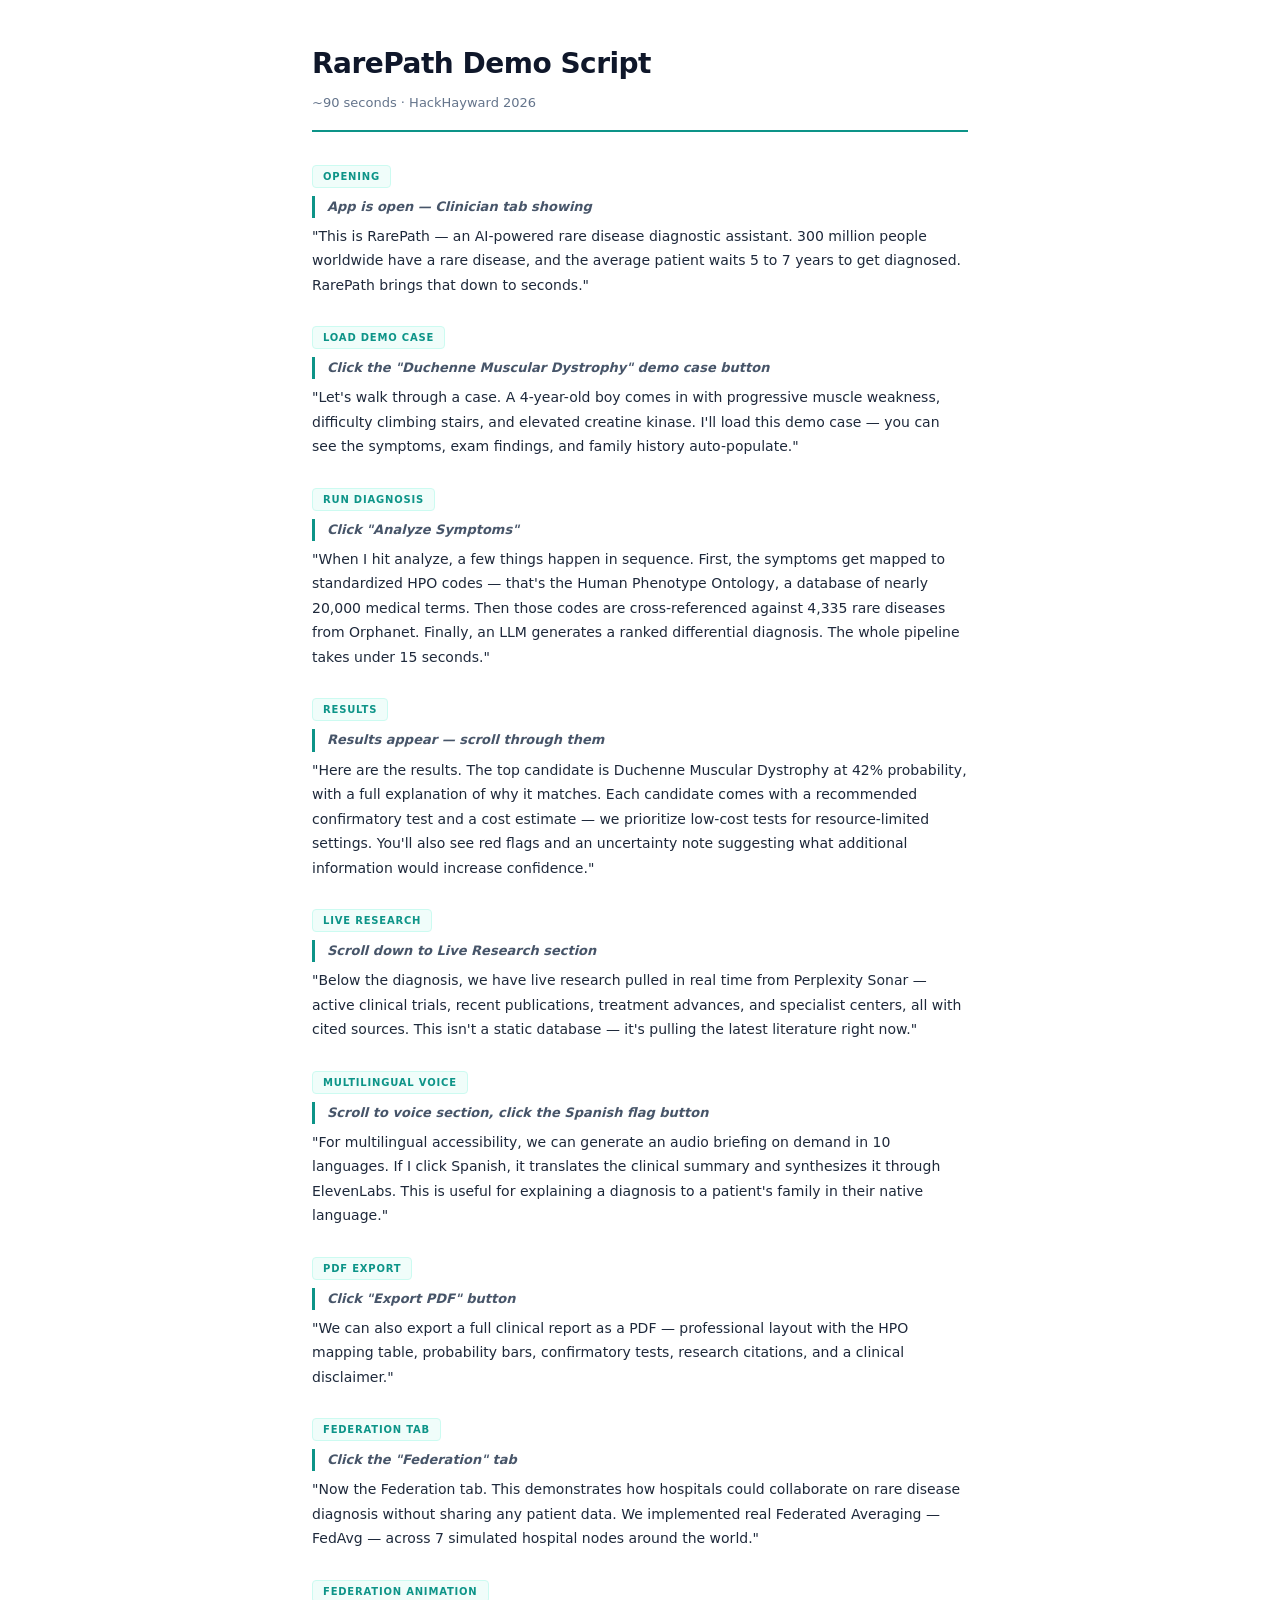
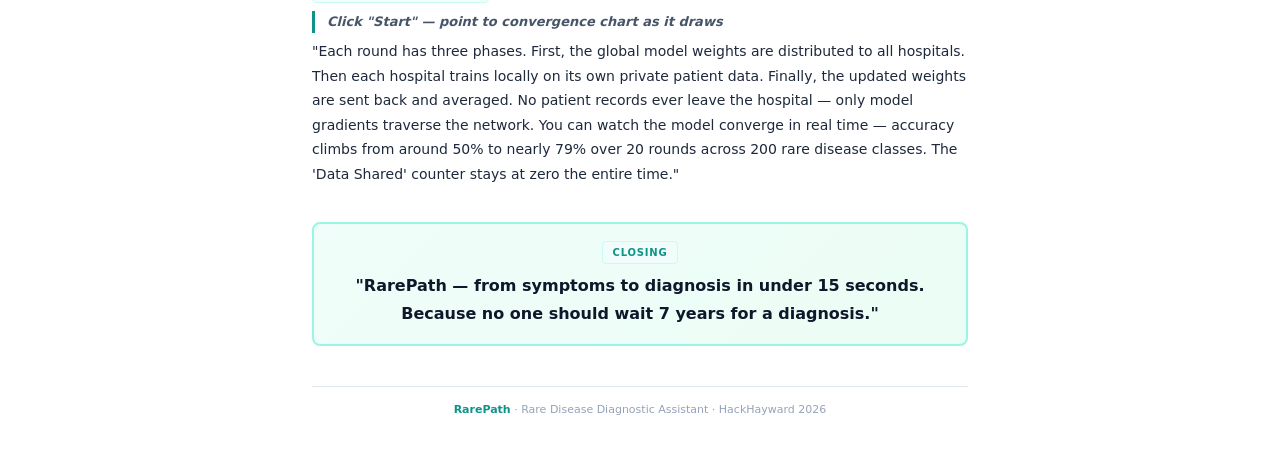
<file: demo_script.html>
<!DOCTYPE html>
<html lang="en">
<head>
<meta charset="UTF-8">
<title>RarePath Demo Script</title>
<style>
  @page { size: A4; margin: 20mm 18mm; }
  * { margin: 0; padding: 0; box-sizing: border-box; }
  body {
    font-family: 'Segoe UI', system-ui, -apple-system, sans-serif;
    color: #1e293b;
    line-height: 1.7;
    font-size: 14px;
    background: #fff;
    max-width: 720px;
    margin: 0 auto;
    padding: 40px 32px;
  }

  h1 {
    font-size: 28px;
    font-weight: 800;
    color: #0f172a;
    letter-spacing: -0.5px;
    margin-bottom: 4px;
  }
  .subtitle {
    font-size: 13px;
    color: #64748b;
    margin-bottom: 32px;
    padding-bottom: 16px;
    border-bottom: 2.5px solid #0d9488;
  }

  .beat {
    margin-bottom: 28px;
    page-break-inside: avoid;
  }

  .stage {
    display: inline-block;
    font-size: 10px;
    font-weight: 800;
    color: #0d9488;
    background: #f0fdfa;
    border: 1px solid #ccfbf1;
    border-radius: 4px;
    padding: 2px 10px;
    text-transform: uppercase;
    letter-spacing: 0.08em;
    margin-bottom: 8px;
  }

  .action {
    font-size: 13px;
    font-weight: 600;
    color: #475569;
    font-style: italic;
    margin-bottom: 6px;
    padding-left: 12px;
    border-left: 3px solid #0d9488;
  }

  .script {
    font-size: 14px;
    color: #1e293b;
    line-height: 1.75;
  }

  .closer {
    margin-top: 36px;
    padding: 16px 20px;
    background: linear-gradient(135deg, #f0fdfa, #ecfdf5);
    border: 2px solid #99f6e4;
    border-radius: 8px;
    text-align: center;
    page-break-inside: avoid;
  }
  .closer .script {
    font-size: 16px;
    font-weight: 700;
    color: #0f172a;
  }

  .footer {
    margin-top: 40px;
    padding-top: 14px;
    border-top: 1px solid #e2e8f0;
    font-size: 11px;
    color: #94a3b8;
    text-align: center;
  }
  .footer strong { color: #0d9488; }
</style>
</head>
<body>

<h1>RarePath Demo Script</h1>
<div class="subtitle">~90 seconds &middot; HackHayward 2026</div>

<div class="beat">
  <div class="stage">Opening</div>
  <div class="action">App is open — Clinician tab showing</div>
  <div class="script">
    "This is RarePath &mdash; an AI-powered rare disease diagnostic assistant. 300 million people worldwide have a rare disease, and the average patient waits 5 to 7 years to get diagnosed. RarePath brings that down to seconds."
  </div>
</div>

<div class="beat">
  <div class="stage">Load Demo Case</div>
  <div class="action">Click the "Duchenne Muscular Dystrophy" demo case button</div>
  <div class="script">
    "Let's walk through a case. A 4-year-old boy comes in with progressive muscle weakness, difficulty climbing stairs, and elevated creatine kinase. I'll load this demo case &mdash; you can see the symptoms, exam findings, and family history auto-populate."
  </div>
</div>

<div class="beat">
  <div class="stage">Run Diagnosis</div>
  <div class="action">Click "Analyze Symptoms"</div>
  <div class="script">
    "When I hit analyze, a few things happen in sequence. First, the symptoms get mapped to standardized HPO codes &mdash; that's the Human Phenotype Ontology, a database of nearly 20,000 medical terms. Then those codes are cross-referenced against 4,335 rare diseases from Orphanet. Finally, an LLM generates a ranked differential diagnosis. The whole pipeline takes under 15 seconds."
  </div>
</div>

<div class="beat">
  <div class="stage">Results</div>
  <div class="action">Results appear &mdash; scroll through them</div>
  <div class="script">
    "Here are the results. The top candidate is Duchenne Muscular Dystrophy at 42% probability, with a full explanation of why it matches. Each candidate comes with a recommended confirmatory test and a cost estimate &mdash; we prioritize low-cost tests for resource-limited settings. You'll also see red flags and an uncertainty note suggesting what additional information would increase confidence."
  </div>
</div>

<div class="beat">
  <div class="stage">Live Research</div>
  <div class="action">Scroll down to Live Research section</div>
  <div class="script">
    "Below the diagnosis, we have live research pulled in real time from Perplexity Sonar &mdash; active clinical trials, recent publications, treatment advances, and specialist centers, all with cited sources. This isn't a static database &mdash; it's pulling the latest literature right now."
  </div>
</div>

<div class="beat">
  <div class="stage">Multilingual Voice</div>
  <div class="action">Scroll to voice section, click the Spanish flag button</div>
  <div class="script">
    "For multilingual accessibility, we can generate an audio briefing on demand in 10 languages. If I click Spanish, it translates the clinical summary and synthesizes it through ElevenLabs. This is useful for explaining a diagnosis to a patient's family in their native language."
  </div>
</div>

<div class="beat">
  <div class="stage">PDF Export</div>
  <div class="action">Click "Export PDF" button</div>
  <div class="script">
    "We can also export a full clinical report as a PDF &mdash; professional layout with the HPO mapping table, probability bars, confirmatory tests, research citations, and a clinical disclaimer."
  </div>
</div>

<div class="beat">
  <div class="stage">Federation Tab</div>
  <div class="action">Click the "Federation" tab</div>
  <div class="script">
    "Now the Federation tab. This demonstrates how hospitals could collaborate on rare disease diagnosis without sharing any patient data. We implemented real Federated Averaging &mdash; FedAvg &mdash; across 7 simulated hospital nodes around the world."
  </div>
</div>

<div class="beat">
  <div class="stage">Federation Animation</div>
  <div class="action">Click "Start" &mdash; point to convergence chart as it draws</div>
  <div class="script">
    "Each round has three phases. First, the global model weights are distributed to all hospitals. Then each hospital trains locally on its own private patient data. Finally, the updated weights are sent back and averaged. No patient records ever leave the hospital &mdash; only model gradients traverse the network. You can watch the model converge in real time &mdash; accuracy climbs from around 50% to nearly 79% over 20 rounds across 200 rare disease classes. The 'Data Shared' counter stays at zero the entire time."
  </div>
</div>

<div class="closer">
  <div class="stage">Closing</div>
  <div class="script">
    "RarePath &mdash; from symptoms to diagnosis in under 15 seconds.<br>Because no one should wait 7 years for a diagnosis."
  </div>
</div>

<div class="footer">
  <strong>RarePath</strong> &middot; Rare Disease Diagnostic Assistant &middot; HackHayward 2026
</div>

</body>
</html>
</file>
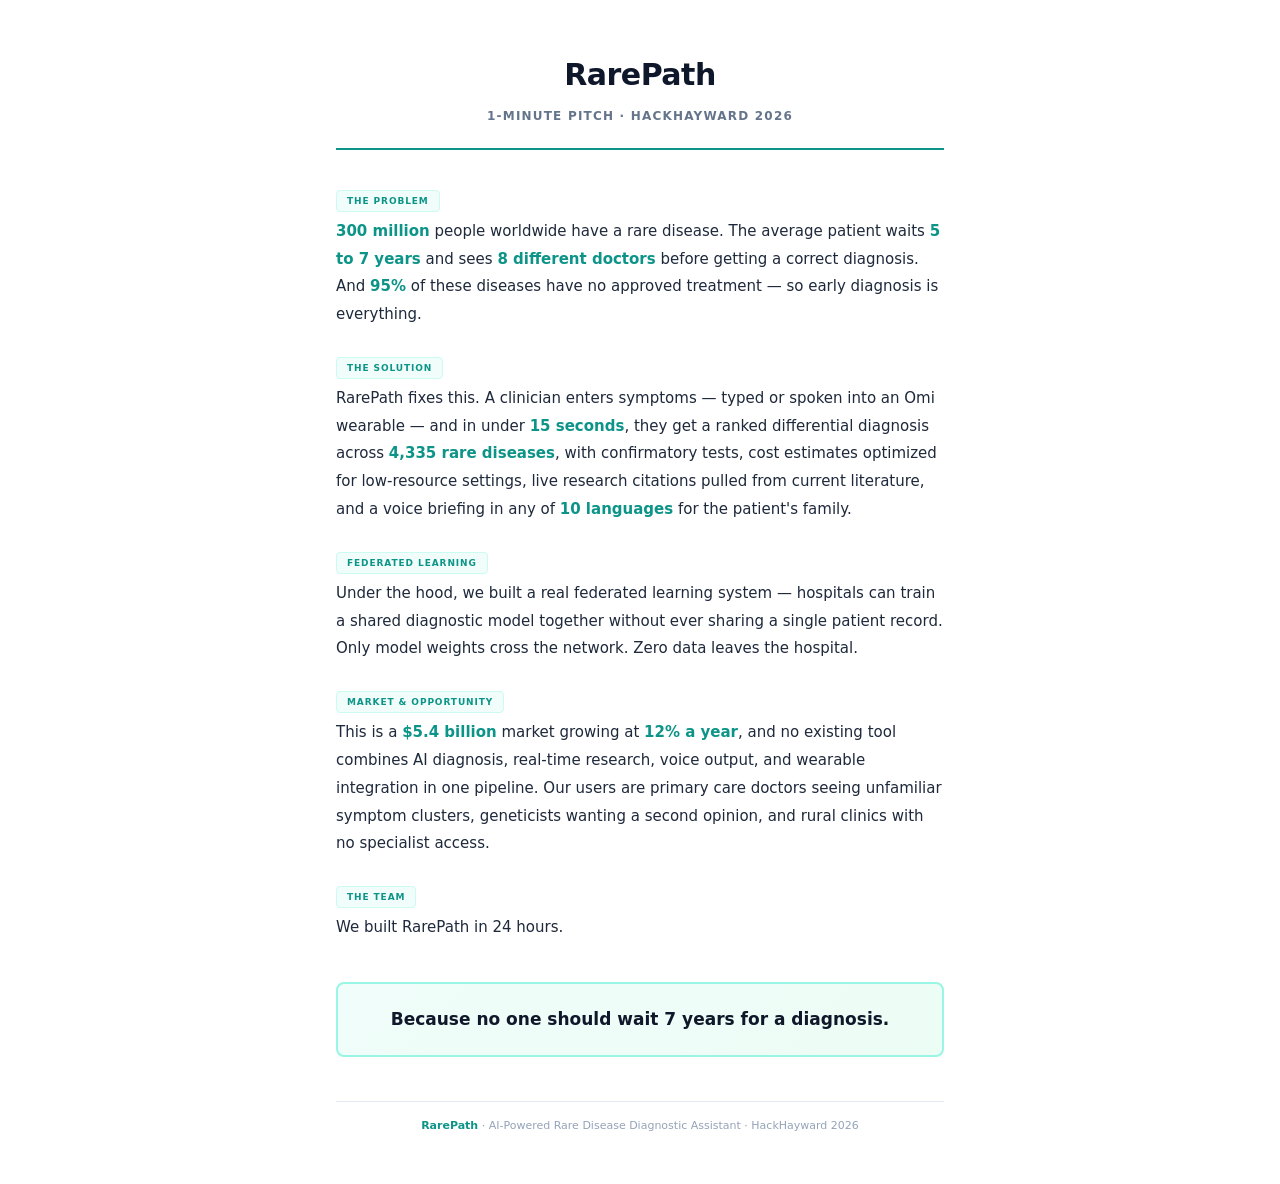
<file: pitch_script.html>
<!DOCTYPE html>
<html lang="en">
<head>
<meta charset="UTF-8">
<title>RarePath — 1-Minute Pitch</title>
<style>
  @page { size: A4; margin: 22mm 20mm; }
  * { margin: 0; padding: 0; box-sizing: border-box; }
  body {
    font-family: 'Segoe UI', system-ui, -apple-system, sans-serif;
    color: #1e293b;
    line-height: 1.8;
    font-size: 15px;
    background: #fff;
    max-width: 680px;
    margin: 0 auto;
    padding: 48px 36px;
  }

  .header {
    text-align: center;
    margin-bottom: 36px;
    padding-bottom: 20px;
    border-bottom: 2.5px solid #0d9488;
  }
  h1 {
    font-size: 30px;
    font-weight: 800;
    color: #0f172a;
    letter-spacing: -0.5px;
  }
  .subtitle {
    font-size: 12px;
    color: #64748b;
    text-transform: uppercase;
    letter-spacing: 0.1em;
    font-weight: 600;
    margin-top: 4px;
  }

  .beat {
    margin-bottom: 24px;
    page-break-inside: avoid;
  }

  .label {
    display: inline-block;
    font-size: 9px;
    font-weight: 800;
    color: #0d9488;
    background: #f0fdfa;
    border: 1px solid #ccfbf1;
    border-radius: 4px;
    padding: 2px 10px;
    text-transform: uppercase;
    letter-spacing: 0.1em;
    margin-bottom: 6px;
  }

  .line {
    font-size: 15px;
    color: #1e293b;
    line-height: 1.85;
  }

  .stat {
    font-weight: 700;
    color: #0d9488;
  }

  .closer {
    margin-top: 40px;
    padding: 20px 24px;
    background: linear-gradient(135deg, #f0fdfa, #ecfdf5);
    border: 2px solid #99f6e4;
    border-radius: 8px;
    text-align: center;
    page-break-inside: avoid;
  }
  .closer .line {
    font-size: 17px;
    font-weight: 700;
    color: #0f172a;
  }

  .footer {
    margin-top: 44px;
    padding-top: 14px;
    border-top: 1px solid #e2e8f0;
    font-size: 11px;
    color: #94a3b8;
    text-align: center;
  }
  .footer strong { color: #0d9488; }
</style>
</head>
<body>

<div class="header">
  <h1>RarePath</h1>
  <div class="subtitle">1-Minute Pitch &middot; HackHayward 2026</div>
</div>

<div class="beat">
  <div class="label">The Problem</div>
  <div class="line">
    <span class="stat">300 million</span> people worldwide have a rare disease. The average patient waits <span class="stat">5 to 7 years</span> and sees <span class="stat">8 different doctors</span> before getting a correct diagnosis. And <span class="stat">95%</span> of these diseases have no approved treatment &mdash; so early diagnosis is everything.
  </div>
</div>

<div class="beat">
  <div class="label">The Solution</div>
  <div class="line">
    RarePath fixes this. A clinician enters symptoms &mdash; typed or spoken into an Omi wearable &mdash; and in under <span class="stat">15 seconds</span>, they get a ranked differential diagnosis across <span class="stat">4,335 rare diseases</span>, with confirmatory tests, cost estimates optimized for low-resource settings, live research citations pulled from current literature, and a voice briefing in any of <span class="stat">10 languages</span> for the patient's family.
  </div>
</div>

<div class="beat">
  <div class="label">Federated Learning</div>
  <div class="line">
    Under the hood, we built a real federated learning system &mdash; hospitals can train a shared diagnostic model together without ever sharing a single patient record. Only model weights cross the network. Zero data leaves the hospital.
  </div>
</div>

<div class="beat">
  <div class="label">Market &amp; Opportunity</div>
  <div class="line">
    This is a <span class="stat">$5.4 billion</span> market growing at <span class="stat">12% a year</span>, and no existing tool combines AI diagnosis, real-time research, voice output, and wearable integration in one pipeline. Our users are primary care doctors seeing unfamiliar symptom clusters, geneticists wanting a second opinion, and rural clinics with no specialist access.
  </div>
</div>

<div class="beat">
  <div class="label">The Team</div>
  <div class="line">
    We built RarePath in 24 hours.
  </div>
</div>

<div class="closer">
  <div class="line">Because no one should wait 7 years for a diagnosis.</div>
</div>

<div class="footer">
  <strong>RarePath</strong> &middot; AI-Powered Rare Disease Diagnostic Assistant &middot; HackHayward 2026
</div>

</body>
</html>
</file>
